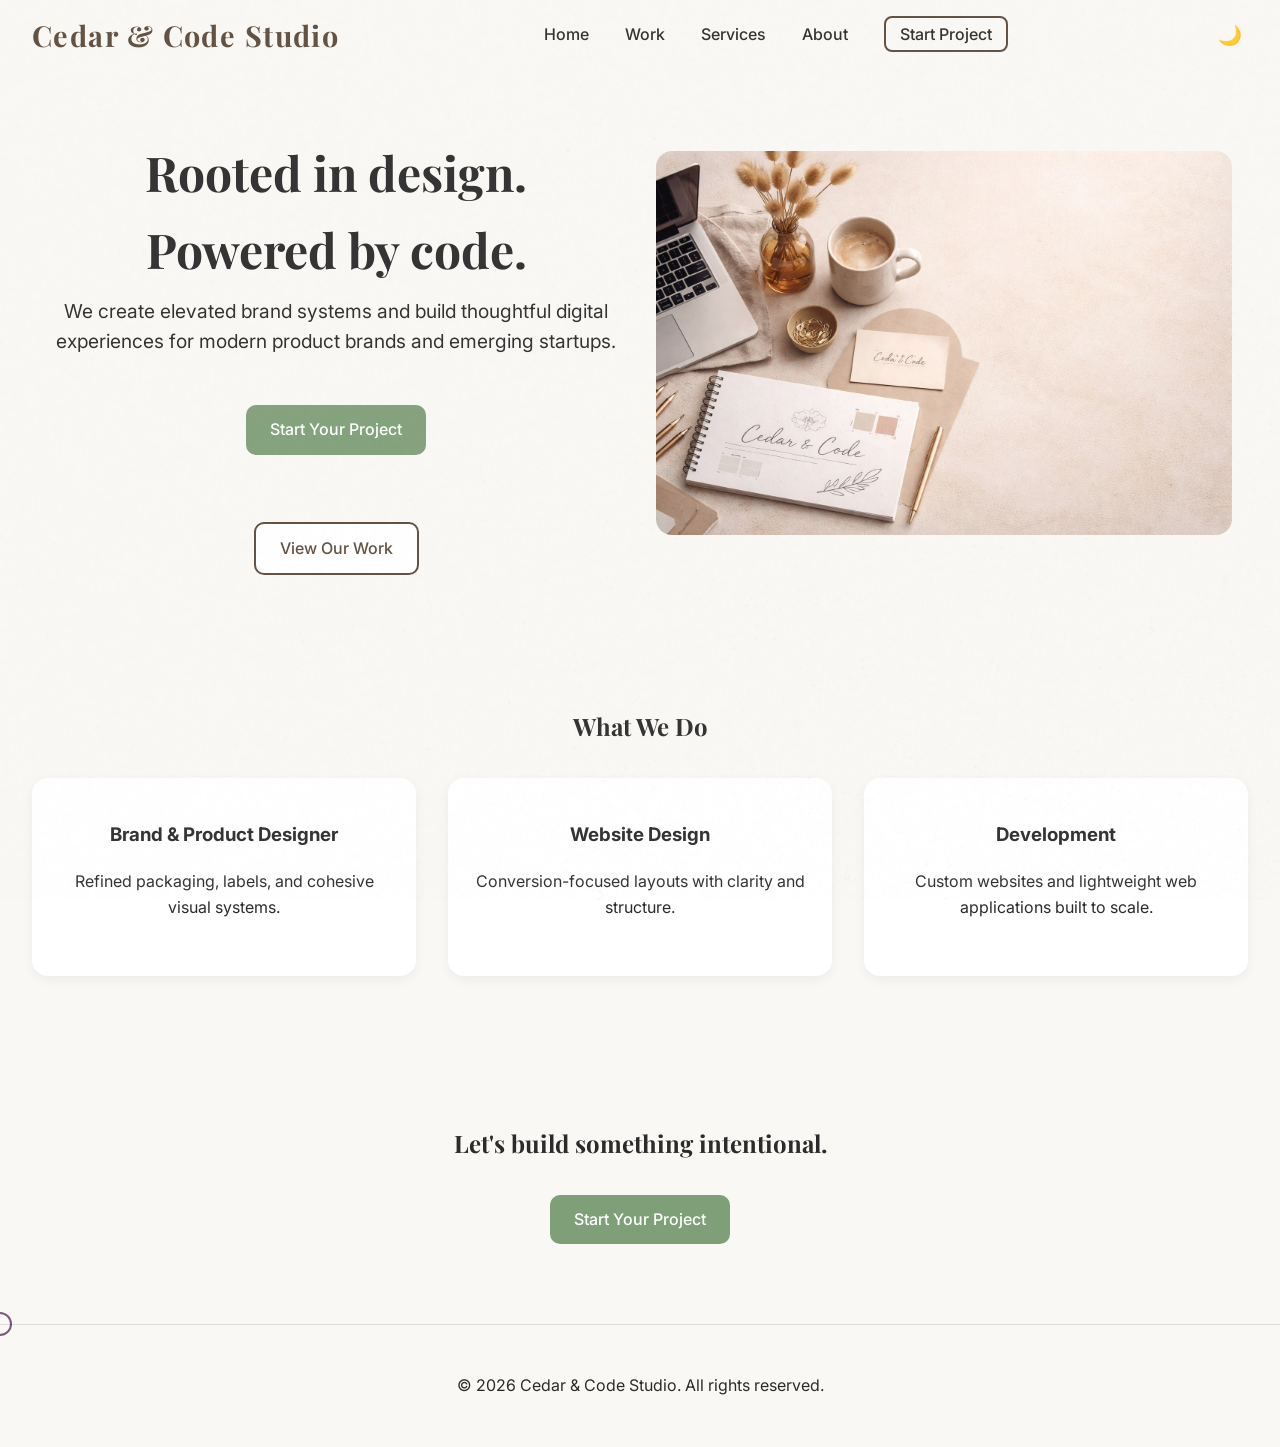
<file: index.html>
<!DOCTYPE html>
<html lang="en">
<head>
    <!-- META -->
    <meta charset="UTF-8">
    <meta name="viewport" content="width=device-width, initial-scale=1.0">
    <meta name="description" content="Cedar & Code Studio — boutique creative-tech studio creating elevated brand systems and thoughtful digital experiences.">

    <!-- TITLE -->
    <title>Cedar & Code Studio</title>

    <!-- FAVICONS -->
    <link rel="icon" type="image/x-icon" href="assets/favicon.ico">
    <link rel="icon" type="image/png" sizes="32x32" href="assets/favicon-32x32.png">
    <link rel="icon" type="image/png" sizes="16x16" href="assets/favicon-16x16.png">
    <link rel="apple-touch-icon" sizes="180x180" href="assets/apple-touch-icon.png">

    <!-- FONTS -->
    <link href="https://fonts.googleapis.com/css2?family=Playfair+Display:wght@500;700&family=Inter:wght@400;500&display=swap" rel="stylesheet">

    <!-- CSS -->
    <link rel="stylesheet" href="css/styles.css">
</head>
<body>
    <div class="grain-overlay"></div>
    <header class="container">
    <div class="logo">
    Cedar & Code Studio
    </div>

    <!-- Desktop nav -->
    <nav class="desktop-nav">
        <a href="index.html">Home</a>
        <a href="work.html">Work</a>
        <a href="services.html">Services</a>
        <a href="about.html">About</a>
        <a href="contact.html" class="btn-outline">Start Project</a>
    </nav>

    <!-- Hamburger button for mobile -->
    <button id="mobile-toggle">☰</button>

    <!-- Mobile nav -->
    <nav id="mobile-nav">
        <a href="index.html">Home</a>
        <a href="work.html">Work</a>
        <a href="services.html">Services</a>
        <a href="about.html">About</a>
        <a href="contact.html" class="btn-outline">Start Project</a>
    </nav>

    <button id="theme-toggle">🌙</button>
</header>

    <section class="hero container">
        <div class = "hero-text">
            <h1>
                Rooted in design. Powered by code.
            </h1>
            <p>
                We create elevated brand systems and build thoughtful digital experiences for modern product brands and emerging startups.
            </p>
            <div class="buttons">
                <a href="contact.html" class="btn-primary">Start Your Project</a>
                <br>
<br>
<br>

                <a href="work.html" class="btn-secondary">View Our Work</a>
            </div>
        </div>
        <div class="hero-image">
            <img src="assets/hero-image.jpeg" alt="Hero Image">
        </div>
    </section>
    

    <section class="services container">
        <h2>
            What We Do
        </h2>
        <div class="service-grid">
            <div>
                <h3>
                    Brand & Product Designer
                </h3>
                <p>
                    Refined packaging, labels, and cohesive visual systems.
                </p>
            </div>
            <div>
                <h3>
                    Website Design
                </h3>
                <p>
                    Conversion-focused layouts with clarity and structure.
                </p>
            </div>
            <div>
                <h3>
                    Development
                </h3>
                <p>
                    Custom websites and lightweight web applications built to scale.
                </p>
            </div>
        </div>
    </section>

    
    <section class="cta">
        <h2>
            Let's build something intentional.
        </h2>
        <a href="contact.html" class="btn-primary">Start Your Project</a>
    </section>
<div class="cursor"></div>
    
<footer>
    <p>
        © 2026 Cedar & Code Studio. All rights reserved.
    </p>
</footer>
<script src="js/main.js"></script>
</body>
</html>
</file>
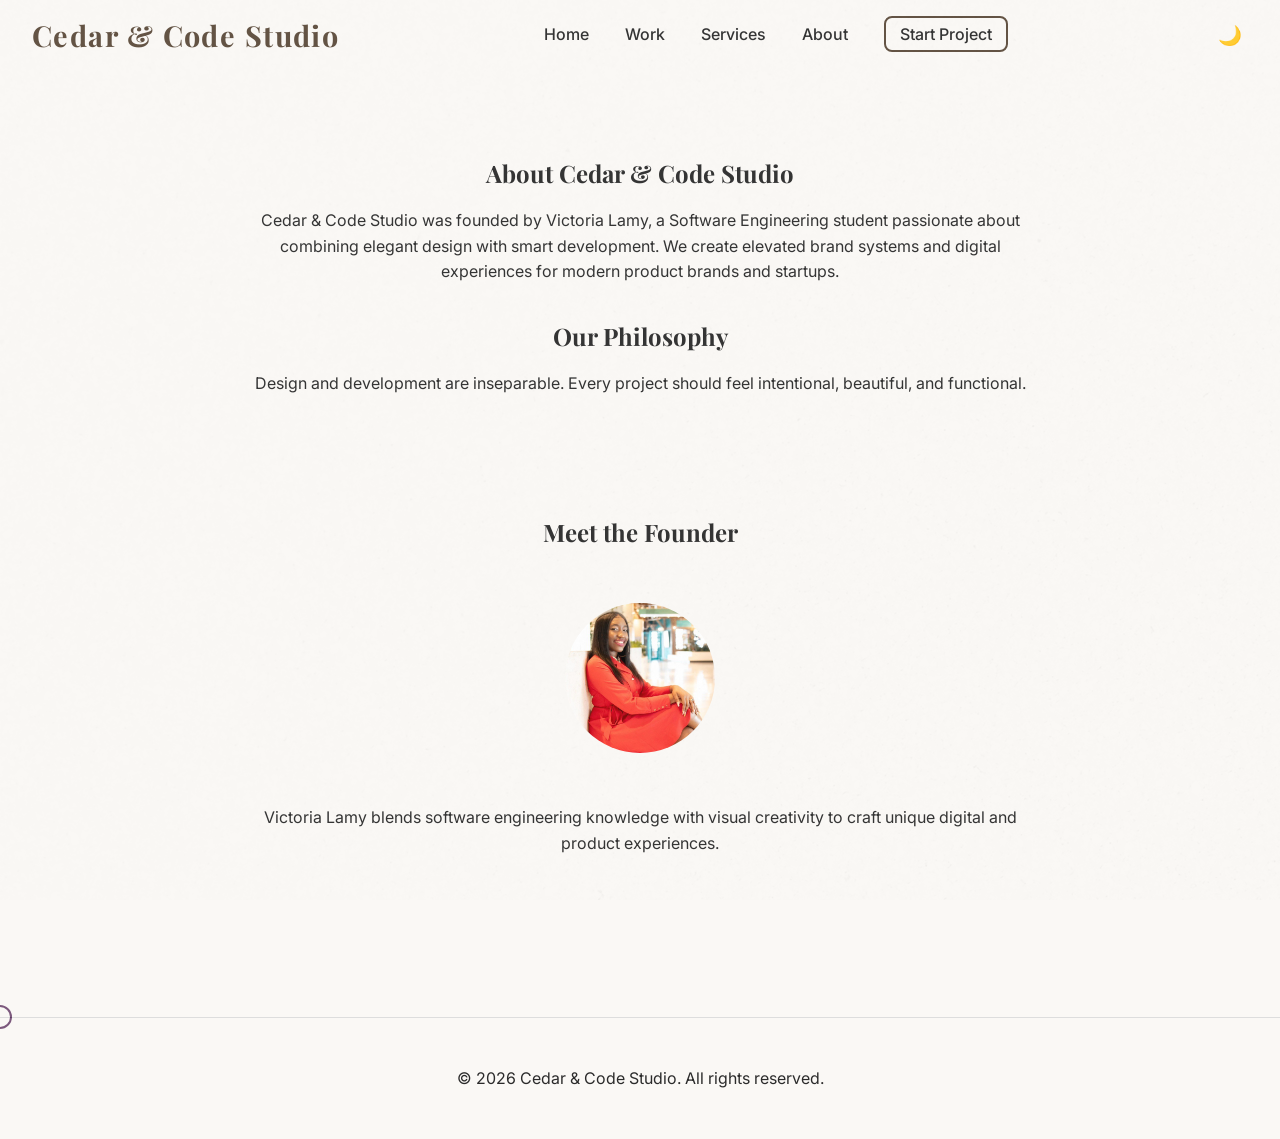
<file: about.html>
<!DOCTYPE html>
<html lang="en">
<head>
    <!-- META -->
    <meta charset="UTF-8">
    <meta name="viewport" content="width=device-width, initial-scale=1.0">
    <meta name="description" content="Cedar & Code Studio — boutique creative-tech studio creating elevated brand systems and thoughtful digital experiences.">

    <!-- TITLE -->
    <title>Cedar & Code Studio</title>

    <!-- FAVICONS -->
    <link rel="icon" type="image/x-icon" href="assets/favicon.ico">
    <link rel="icon" type="image/png" sizes="32x32" href="assets/favicon-32x32.png">
    <link rel="icon" type="image/png" sizes="16x16" href="assets/favicon-16x16.png">
    <link rel="apple-touch-icon" sizes="180x180" href="assets/apple-touch-icon.png">

    <!-- FONTS -->
    <link href="https://fonts.googleapis.com/css2?family=Playfair+Display:wght@500;700&family=Inter:wght@400;500&display=swap" rel="stylesheet">

    <!-- CSS -->
    <link rel="stylesheet" href="css/styles.css">
</head>

<body>
    <div class="grain-overlay"></div>
<header class="container">
    <div class="logo">Cedar & Code Studio</div>

    <nav class="desktop-nav">
        <a href="index.html">Home</a>
        <a href="work.html">Work</a>
        <a href="services.html">Services</a>
        <a href="about.html">About</a>
        <a href="contact.html" class="btn-outline">Start Project</a>
    </nav>

    <button id="mobile-toggle">☰</button>

    <nav id="mobile-nav">
        <a href="index.html">Home</a>
        <a href="work.html">Work</a>
        <a href="services.html">Services</a>
        <a href="about.html">About</a>
        <a href="contact.html" class="btn-outline">Start Project</a>
    </nav>

    <button id="theme-toggle">🌙</button>
</header>
    <section class="about container fade-in">
        <h1>About Cedar & Code Studio</h1>
        <p>Cedar & Code Studio was founded by Victoria Lamy, a Software Engineering student passionate about combining elegant design with smart development. We create elevated brand systems and digital experiences for modern product brands and startups.</p>

        <h2>Our Philosophy</h2>
        <p>Design and development are inseparable. Every project should feel intentional, beautiful, and functional.</p>
            <section class="about container">
                    <h2>Meet the Founder</h2>
                    <div class="founder-wrapper">
                        <img src="assets/founder.jpeg" alt="Victoria Lamy" class="about-founder" style="border-radius:50%; width:150px; margin:20px 0;"> 
                    </div>
                
                <p>Victoria Lamy blends software engineering knowledge with visual creativity to craft unique digital and product experiences.</p>
            </section>
    
    </section>
    <div class="cursor"></div>
    <script src="js/main.js"></script>
    <footer>
    <p>
        © 2026 Cedar & Code Studio. All rights reserved.
    </p>
</footer>
</body>
</html>
</file>
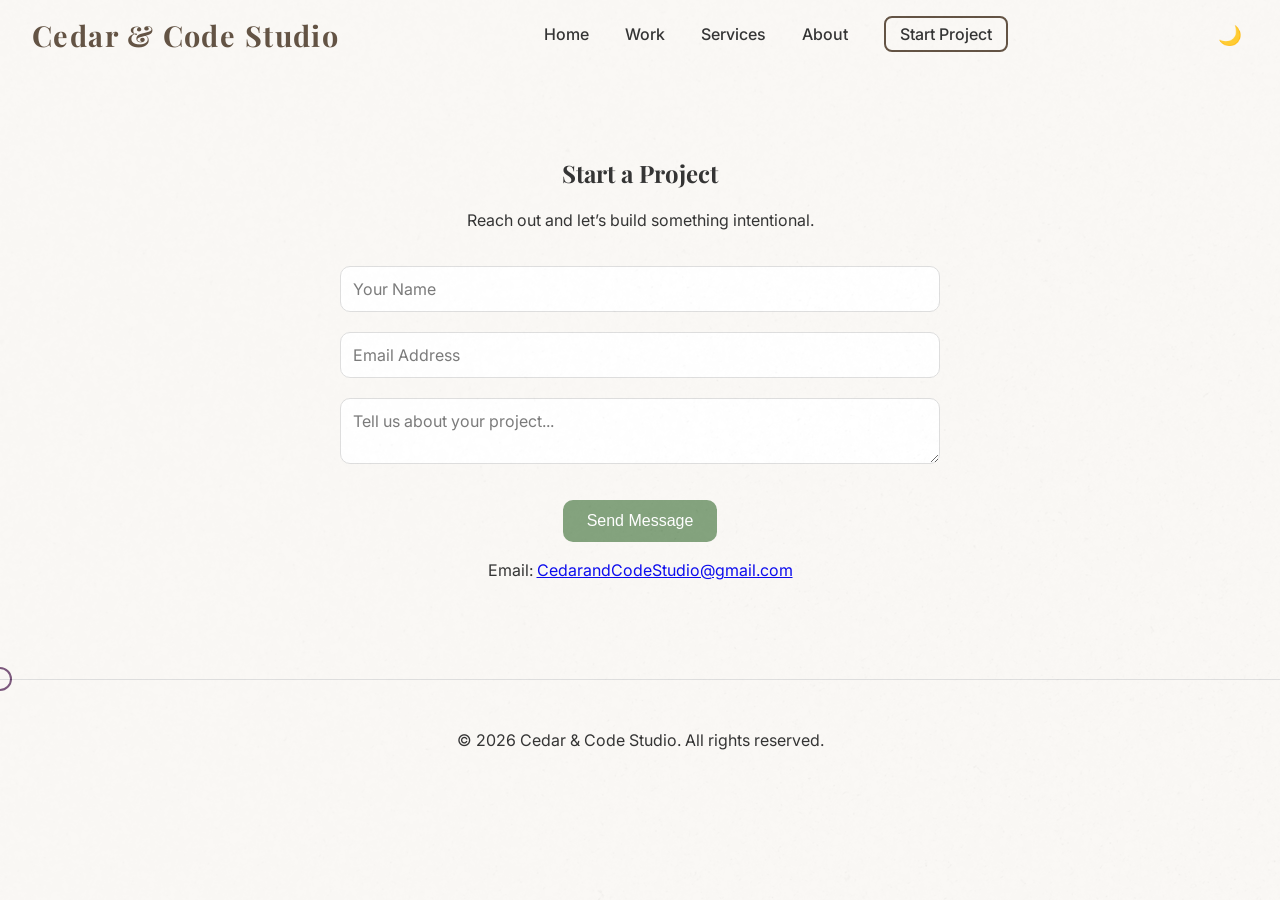
<file: contact.html>
<!DOCTYPE html>
<html lang="en">
<head>
    <!-- META -->
    <meta charset="UTF-8">
    <meta name="viewport" content="width=device-width, initial-scale=1.0">
    <meta name="description" content="Cedar & Code Studio — boutique creative-tech studio creating elevated brand systems and thoughtful digital experiences.">

    <!-- TITLE -->
    <title>Cedar & Code Studio</title>

    <!-- FAVICONS -->
    <link rel="icon" type="image/x-icon" href="assets/favicon.ico">
    <link rel="icon" type="image/png" sizes="32x32" href="assets/favicon-32x32.png">
    <link rel="icon" type="image/png" sizes="16x16" href="assets/favicon-16x16.png">
    <link rel="apple-touch-icon" sizes="180x180" href="assets/apple-touch-icon.png">

    <!-- FONTS -->
    <link href="https://fonts.googleapis.com/css2?family=Playfair+Display:wght@500;700&family=Inter:wght@400;500&display=swap" rel="stylesheet">

    <!-- CSS -->
    <link rel="stylesheet" href="css/styles.css">
</head>
<body>
    <div class="grain-overlay"></div>
<header class="container">
    <div class="logo">Cedar & Code Studio</div>

    <nav class="desktop-nav">
        <a href="index.html">Home</a>
        <a href="work.html">Work</a>
        <a href="services.html">Services</a>
        <a href="about.html">About</a>
        <a href="contact.html" class="btn-outline">Start Project</a>
    </nav>

    <button id="mobile-toggle">☰</button>

    <nav id="mobile-nav">
        <a href="index.html">Home</a>
        <a href="work.html">Work</a>
        <a href="services.html">Services</a>
        <a href="about.html">About</a>
        <a href="contact.html" class="btn-outline">Start Project</a>
    </nav>

    <button id="theme-toggle">🌙</button>
</header>

<section class="contact container fade-in">
    <h1>Start a Project</h1>
    <p>Reach out and let’s build something intentional.</p>

    <form action="#" method="POST">
        <input type="text" name="name" placeholder="Your Name" required>
        <input type="email" name="email" placeholder="Email Address" required>
        <textarea name="message" placeholder="Tell us about your project..." required></textarea>
        <button type="submit" class="btn-primary">Send Message</button>
    </form>

    <p>Email: <a href="mailto:cedarandcodestudio@gmail.com">CedarandCodeStudio@gmail.com</a></p>
</section>
<div class="cursor"></div>
<footer>
    <p>
        © 2026 Cedar & Code Studio. All rights reserved.
    </p>
</footer>
<script src="js/main.js"></script>
</body>
</html>
</file>
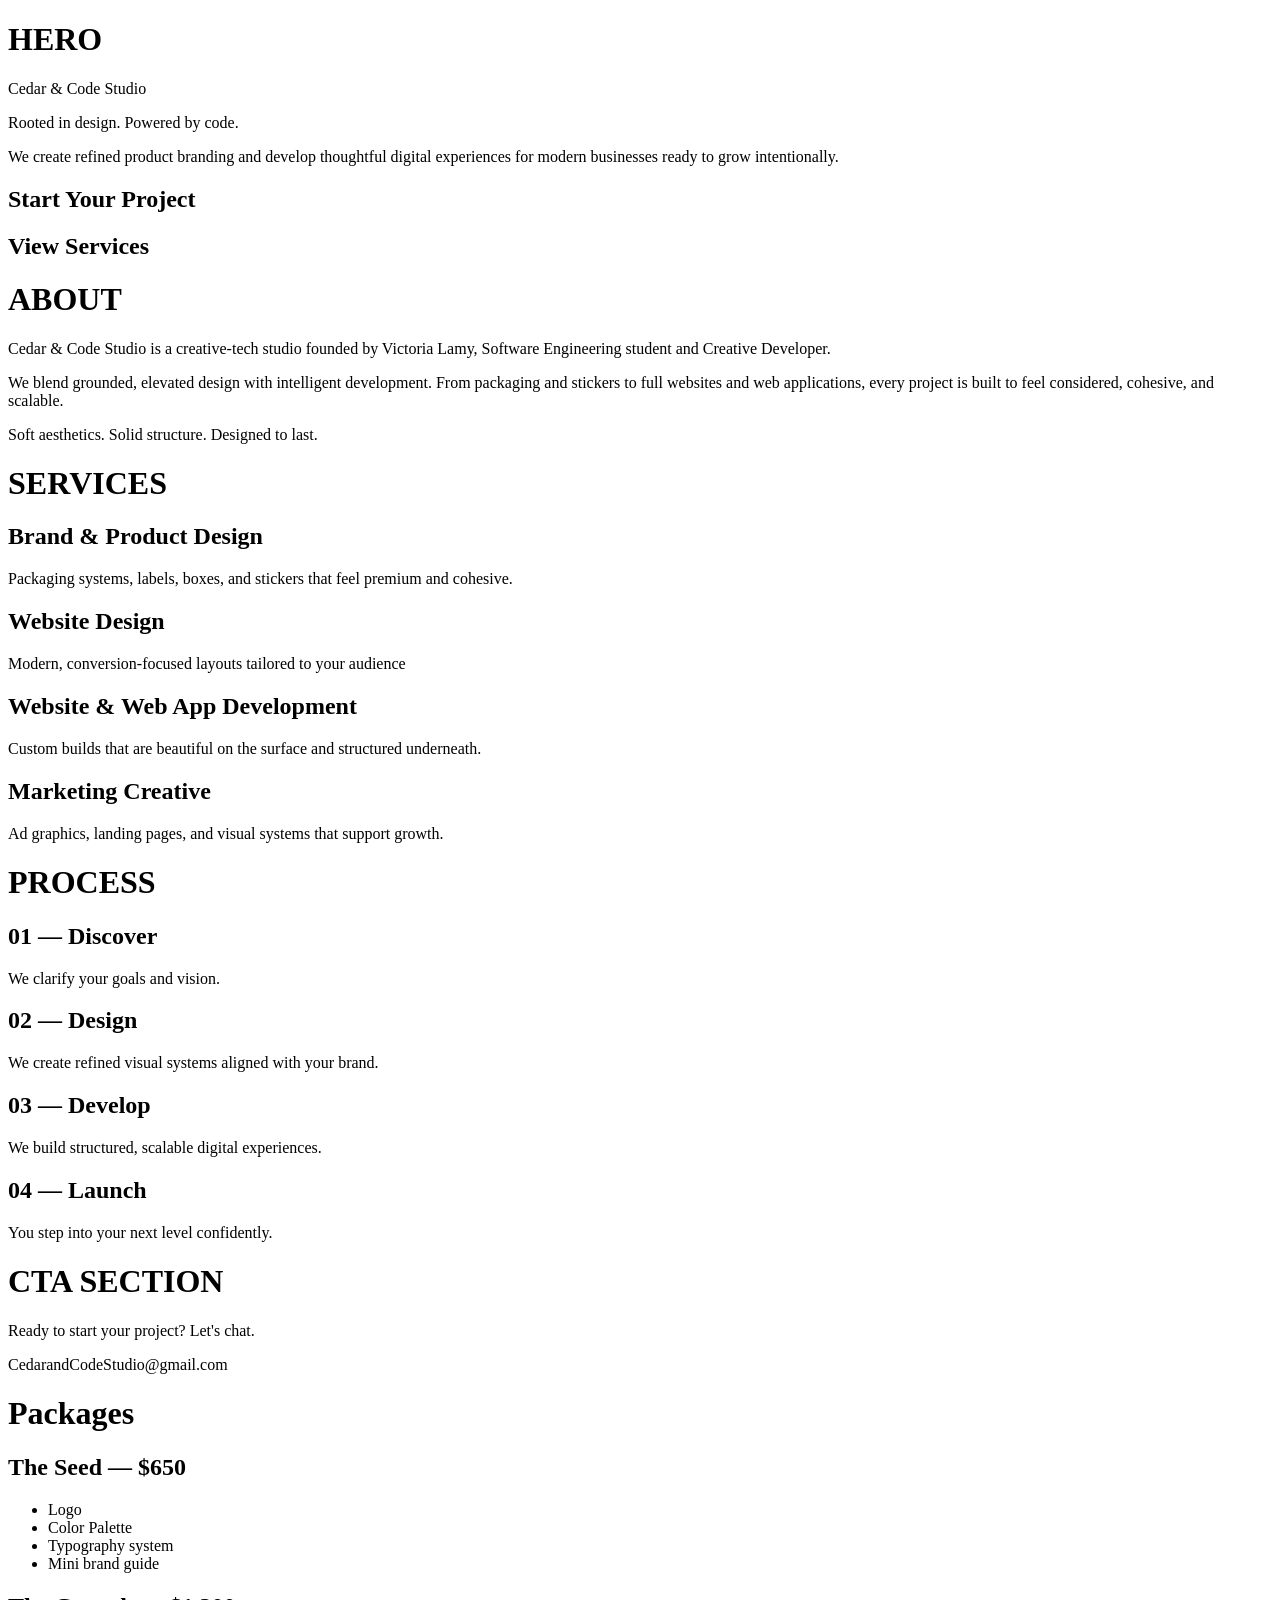
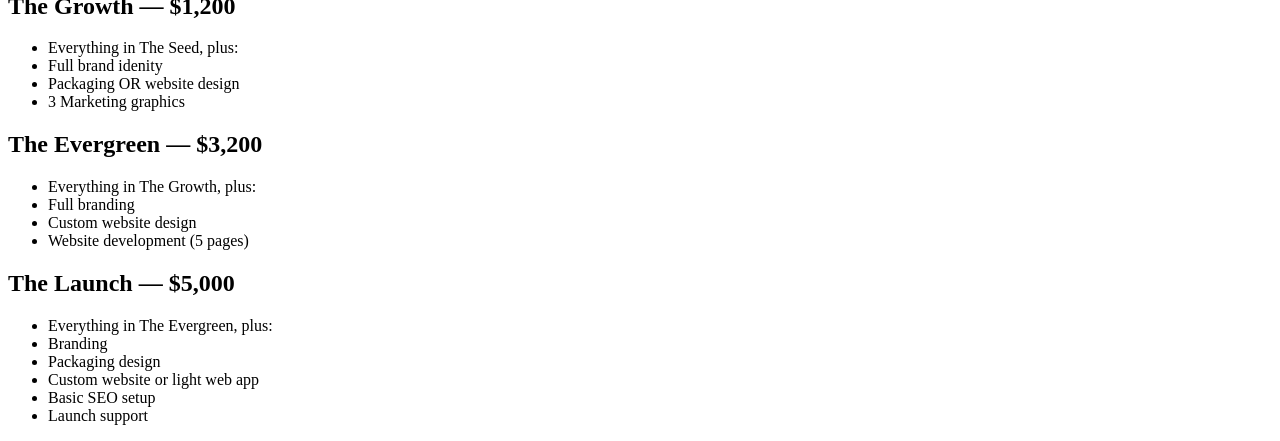
<file: home.html>
<!DOCTYPE html>
<html lang="en">
<head>
    <meta charset="UTF-8">
    <meta name="viewport" content="width=device-width, initial-scale=1.0">
    <title>Home</title>
</head>
<body>
    <div class = "navbar">
        <h1>
            HERO 
        </h1>
        <p>
            Cedar & Code Studio
        </p>
        <p>
            Rooted in design. Powered by code.
        </p>
        <p>
            We create refined product branding and develop thoughtful digital experiences for modern businesses ready to grow intentionally.
        </p>
        <h2>
            Start Your Project
        </h2>
        <h2>
            View Services
        </h2>
    </div>

    <div class = "about">
        <h1>
            ABOUT
        </h1>
        <p>
            Cedar & Code Studio is a creative-tech studio founded by Victoria Lamy, Software Engineering student and Creative Developer.
        </p>
        <p>
            We blend grounded, elevated design with intelligent development. From packaging and stickers to full websites and web applications, every project is built to feel considered, cohesive, and scalable. 
        </p>
        <p>
            Soft aesthetics. Solid structure. Designed to last.
        </p>
    </div>

    <div class = "services">
        <h1>
            SERVICES
        </h1>
        <h2>
            Brand & Product Design
        </h2>
        <p>
            Packaging systems, labels, boxes, and stickers that feel premium and cohesive.
        </p>
        <h2>
            Website Design
        </h2>
        <p>
            Modern, conversion-focused layouts tailored to your audience
        </p>
        <h2>
            Website & Web App Development
        </h2>
        <p>
            Custom builds that are beautiful on the surface and structured underneath.
        </p>
        <h2>
            Marketing Creative
        </h2>
        <p>
            Ad graphics, landing pages, and visual systems that support growth.
        </p>
    </div>

    <div class = "process">
        <h1>
            PROCESS
        </h1>
        
        <h2>
            01 — Discover
        </h2>

        <p>
            We clarify your goals and vision.
        </p>

        
        <h2>
            02 — Design
        </h2>

        <p>
            We create refined visual systems aligned with your brand.
        </p>

        
        <h2>
            03 — Develop
        </h2>

        <p>
            We build structured, scalable digital experiences.
        </p>

        
        <h2>
            04 — Launch
        </h2>

        <p>
            You step into your next level confidently.
        </p>
    </div>

    <div class = "cta">
        <h1>
            CTA SECTION
        </h1>
        <p>
            Ready to start your project? Let's chat.
        </p>
        <p>
            CedarandCodeStudio@gmail.com
        </p>
    </div>

    <div class = "packages">
        <h1>
            Packages
        </h1>

        <h2>
            The Seed — $650
        </h2>
        <p>
            <ul>
                <li>
                    Logo
                </li>
                <li>
                    Color Palette
                </li>
                <li>
                    Typography system
                </li>
                <li>
                    Mini brand guide
                </li>

            </ul>
        </p>
        <h2>
            The Growth — $1,200
        </h2>
        <p>
            <ul>
                <li>
                    Everything in The Seed, plus:
                </li>
                <li>
                    Full brand idenity
                </li>
                <li>
                    Packaging OR website design
                </li>
                <li>
                    3 Marketing graphics
                </li>
            </ul>
        </p>

        <h2>
            The Evergreen — $3,200
        </h2>
        <p>
            <ul>
                <li>
                    Everything in The Growth, plus:
                </li>
                <li>
                    Full branding
                </li>
                <li>
                    Custom website design
                </li>
                <li>
                    Website development (5 pages)
                </li>
            </ul>
        </p>

        <h2>
            The Launch — $5,000
        </h2>
        <p>
            <ul>
                <li>
                    Everything in The Evergreen, plus:
                </li>
                <li>
                    Branding
                </li>
                <li>
                    Packaging design
                </li>
                <li>
                    Custom website or light web app
                </li>
                <li>
                    Basic SEO setup
                </li>
                <li>
                    Launch support
                </li>
            </ul>
    </div>


</body>
</html>
</file>
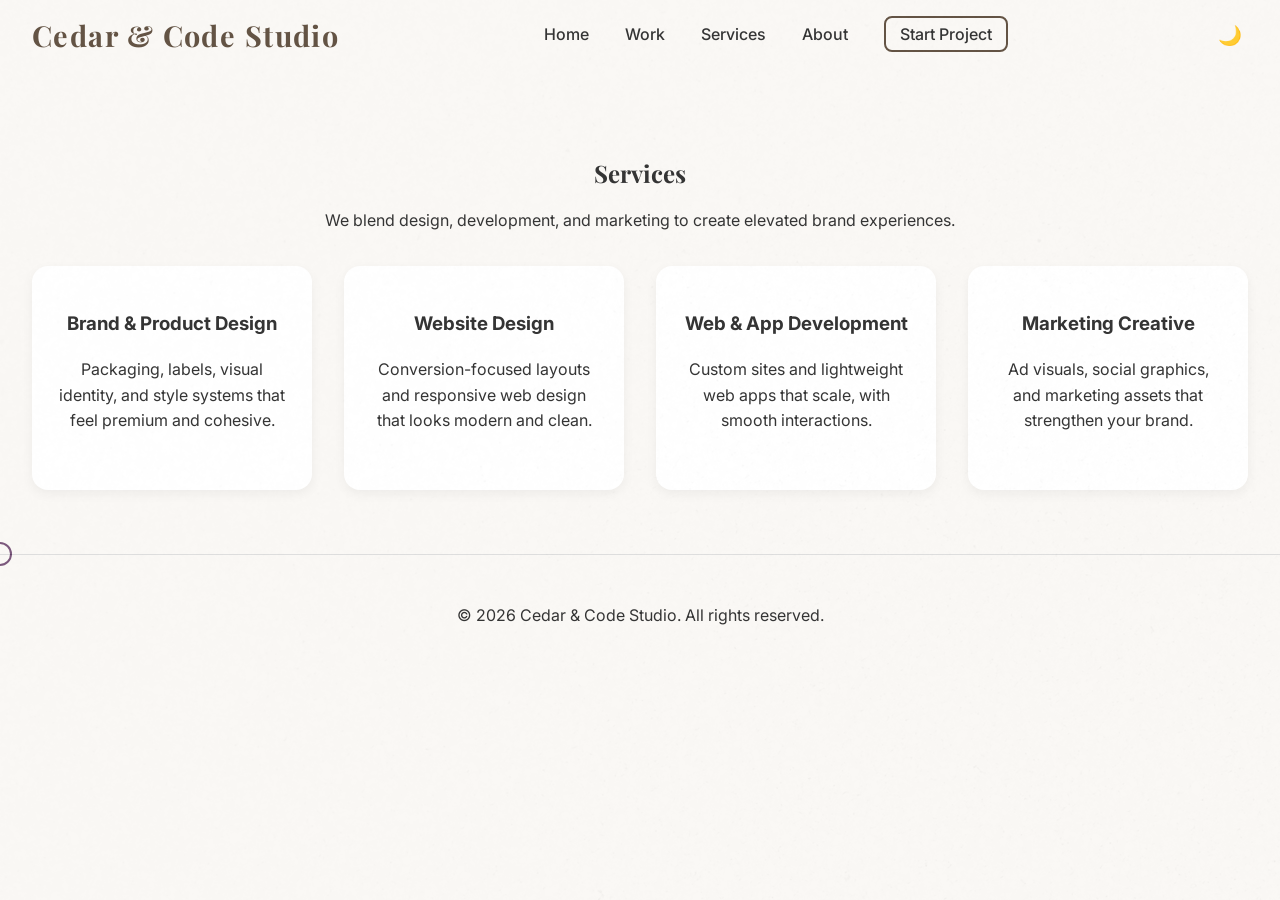
<file: services.html>
<!DOCTYPE html>
<html lang="en">
<head>
    <!-- META -->
    <meta charset="UTF-8">
    <meta name="viewport" content="width=device-width, initial-scale=1.0">
    <meta name="description" content="Cedar & Code Studio — boutique creative-tech studio creating elevated brand systems and thoughtful digital experiences.">

    <!-- TITLE -->
    <title>Cedar & Code Studio</title>

    <!-- FAVICONS -->
    <link rel="icon" type="image/x-icon" href="assets/favicon.ico">
    <link rel="icon" type="image/png" sizes="32x32" href="assets/favicon-32x32.png">
    <link rel="icon" type="image/png" sizes="16x16" href="assets/favicon-16x16.png">
    <link rel="apple-touch-icon" sizes="180x180" href="assets/apple-touch-icon.png">

    <!-- FONTS -->
    <link href="https://fonts.googleapis.com/css2?family=Playfair+Display:wght@500;700&family=Inter:wght@400;500&display=swap" rel="stylesheet">

    <!-- CSS -->
    <link rel="stylesheet" href="css/styles.css">
</head>
<body>
    <div class="grain-overlay"></div>
<header class="container">
    <div class="logo">Cedar & Code Studio</div>

    <nav class="desktop-nav">
        <a href="index.html">Home</a>
        <a href="work.html">Work</a>
        <a href="services.html">Services</a>
        <a href="about.html">About</a>
        <a href="contact.html" class="btn-outline">Start Project</a>
    </nav>

    <button id="mobile-toggle">☰</button>

    <nav id="mobile-nav">
        <a href="index.html">Home</a>
        <a href="work.html">Work</a>
        <a href="services.html">Services</a>
        <a href="about.html">About</a>
        <a href="contact.html" class="btn-outline">Start Project</a>
    </nav>

    <button id="theme-toggle">🌙</button>
</header>
    <section class="services container fade-in">
    <h1>Services</h1>
    <p>We blend design, development, and marketing to create elevated brand experiences.</p>

        <div class="service-grid fade-in">
            <div>
            <h3>Brand & Product Design</h3>
            <p>Packaging, labels, visual identity, and style systems that feel premium and cohesive.</p>
            </div>
            <div>
            <h3>Website Design</h3>
            <p>Conversion-focused layouts and responsive web design that looks modern and clean.</p>
            </div>
            <div>
            <h3>Web & App Development</h3>
            <p>Custom sites and lightweight web apps that scale, with smooth interactions.</p>
            </div>
            <div>
            <h3>Marketing Creative</h3>
            <p>Ad visuals, social graphics, and marketing assets that strengthen your brand.</p>
            </div>
        </div>
    </section>
    <div class="cursor"></div>
    <footer>
    <p>
        © 2026 Cedar & Code Studio. All rights reserved.
    </p>
</footer>
    <script src="js/main.js"></script>
</body>
</html>
</file>
<file: css/styles.css>
/* =================================
   Variables & Fonts
================================= */
:root {
  --primary-color: #5C4B3B; /* warm earthy brown */
  --secondary-color: #D9C7B0; /* soft beige */
  --accent-color: #A48D7C; /* muted mid-tone */
  --text-color: #2B2B2B;
  --bg-color: #FAF8F5;
  --border: #DDD;
  --soft-green: #7e9f78; /* new soft green for buttons */

  --header-height: 70px;

  --body-font: 'Inter', sans-serif;
  --heading-font: 'Playfair Display', serif;
  --logo-font: 'Cormorant Garamond', serif; /* new logo font */
}

/* =================================
   Base Styles
================================= */
body {
  margin: 0;
  font-family: var(--body-font);
  background-color: var(--bg-color);
  color: var(--text-color);
  line-height: 1.6;
}

/* =================================
   Header & Nav
================================= */
header {
  display: flex;
  justify-content: space-between;
  align-items: center;
  padding: 0 2rem;
  height: var(--header-height);
  background-color: var(--bg-color);
  position: sticky;
  top: 0;
  z-index: 1000;
}

/* Logo font */
header .logo {
  font-family: var(--heading-font);
  font-size: 1.8rem;
  font-weight: 700;
  letter-spacing: 0.05em;
  color: var(--primary-color);
}

header .logo img {
  height: 50px;
  width: auto;
}

/* Desktop nav */
.desktop-nav a {
  margin: 0 1rem;
  text-decoration: none;
  color: var(--text-color);
  font-weight: 500;
  transition: all 0.3s ease;
}

.desktop-nav a:hover {
  color: var(--primary-color);
}

/* Buttons in nav */
nav .btn-outline {
  border: 2px solid var(--primary-color);
  padding: 6px 14px;
  border-radius: 8px;
  transition: all 0.3s ease;
}

nav .btn-outline:hover {
  background-color: var(--soft-green);
  color: #fff;
}

/* Dark Mode Toggle Button */
#theme-toggle {
  background: none;
  border: none;
  font-size: 1.2rem;
  cursor: pointer;
}

/* =================================
   Mobile Nav & Hamburger
================================= */
#mobile-toggle {
  display: none;
  background: none;
  border: none;
  font-size: 1.5rem;
  cursor: pointer;
  z-index: 1002;
}

#mobile-nav {
  display: none;
  flex-direction: column;
  background-color: var(--bg-color);
  position: absolute;
  top: var(--header-height);
  right: 0;
  width: 200px;
  border-left: 1px solid var(--border);
  border-bottom: 1px solid var(--border);
  padding: 1rem;
  border-radius: 0 0 8px 8px;
  box-shadow: 0 4px 12px rgba(0,0,0,0.05);
  z-index: 1001;
}

#mobile-nav.active {
  display: flex;
}

#mobile-nav a {
  margin: 0.5rem 0;
  text-decoration: none;
  color: var(--text-color);
  font-weight: 500;
}

#mobile-nav a:hover {
  color: var(--primary-color);
}

/* =================================
   Hero Section
================================= */
.hero {
  display: flex;
  flex-wrap: wrap;
  align-items: center;
  justify-content: center;
  padding: 2rem;
  text-align: center;
}

.hero-text {
  flex: 1 1 400px;
  margin: 1rem;
}

.hero-image {
  flex: 1 1 400px;
  margin: 1rem;
}

.hero-image img {
  width: 100%;
  height: auto;
  border-radius: 16px;
  object-fit: cover;
}

.hero h1 {
  font-family: var(--heading-font);
  font-size: 3rem;
  margin: 1rem 0 0.5rem;
}

.hero p {
  font-size: 1.2rem;
}

/* Grain overlay */
.grain-overlay {
  position: fixed;
  top: 0;
  left: 0;
  width: 100%;
  height: 100%;
  pointer-events: none;
  background: url('../assets/grain.png');
  opacity: 0.05;
  z-index: 9999;
}

/* =================================
   Sections (Services, Work, About, Contact)
================================= */
section {
  padding: 4rem 2rem;
}

section h1, section h2 {
  font-family: var(--heading-font);
  margin-bottom: 1rem;
  text-align: center;
}

section p {
  max-width: 800px;
  margin: 0 auto 2rem;
  text-align: center;
}

/* Service Grid */
.service-grid {
  display: grid;
  grid-template-columns: repeat(auto-fit, minmax(280px, 1fr));
  gap: 2rem;
  margin-top: 2rem;
}

.service-grid div {
  background-color: #fff;
  padding: 1.5rem;
  border-radius: 16px;
  box-shadow: 0 4px 12px rgba(0,0,0,0.05);
  text-align: center;
}

/* Work Grid */
.work-grid {
  display: grid;
  grid-template-columns: repeat(auto-fit, minmax(280px, 1fr));
  gap: 2rem;
  margin-top: 2rem;
}

.case-study img {
  width: 100%;
  border-radius: 16px;
  object-fit: cover;
}

/* Contact Form */
.contact form {
  display: flex;
  flex-direction: column;
  gap: 20px;
  max-width: 600px;
  margin: 0 auto;
}

.contact input,
.contact textarea {
  padding: 12px;
  border-radius: 10px;
  border: 1px solid var(--border);
  font-family: var(--body-font);
  font-size: 1rem;
  resize: vertical;
}

.contact button {
  align-self: center; /* centered */
  background-color: var(--soft-green); /* soft green */
  color: #fff;
  border: none;
  padding: 12px 24px;
  border-radius: 10px;
  cursor: pointer;
  font-size: 1rem;
  font-weight: 500;
  transition: all 0.3s ease;
}

.contact button:hover {
  background-color: var(--accent-color);
}

/* =================================
   CTA Buttons
================================= */
.cta {
  text-align: center;
}

.btn-primary {
  background-color: var(--soft-green);
  color: #fff;
  padding: 12px 24px;
  border-radius: 10px;
  text-decoration: none;
  display: inline-block;
  font-weight: 500;
  transition: all 0.3s ease;
  margin: 1rem auto;
}

.btn-primary:hover {
  background-color: var(--accent-color);
  color: #fff;
}

.btn-secondary {
  background-color: #fff;
  color: var(--primary-color);
  border: 2px solid var(--primary-color);
  padding: 12px 24px;
  border-radius: 10px;
  text-decoration: none;
  display: inline-block;
  font-weight: 500;
  transition: all 0.3s ease;
}

.btn-secondary:hover {
  background-color: var(--soft-green);
  color: #fff;
}

/* =================================
   Footer
================================= */
footer {
  text-align: center;
  padding: 2rem;
  background-color: var(--bg-color);
  border-top: 1px solid var(--border);
}

/* =================================
   Animations
================================= */
.fade-in {
  opacity: 0;
  transform: translateY(20px);
  animation: fadeInUp 1s forwards;
  animation-delay: 0.2s;
}

@keyframes fadeInUp {
  to {
    opacity: 1;
    transform: translateY(0);
  }
}

/* =================================
   Dark Mode
================================= */
body.dark-mode {
  background-color: #2B2B2B;
  color: #FAF8F5;
}

body.dark-mode nav a,
body.dark-mode #mobile-nav a {
  color: #FAF8F5;
}

body.dark-mode nav .btn-outline {
  border-color: #FAF8F5;
}

body.dark-mode nav .btn-outline:hover {
  background-color: var(--soft-green);
  color: #2B2B2B;
}

body.dark-mode header {
  background-color: #333;
}

body.dark-mode section,
body.dark-mode section p,
body.dark-mode section h2,
body.dark-mode section h3 {
  color: #FAF8F5;
}

body.dark-mode .service-grid div {
  background-color: #3B3B3B;
}

/* =================================
   Responsive / Mobile
================================= */
@media screen and (max-width: 768px) {
  header {
    flex-direction: column;
    height: auto;
    padding: 1rem;
  }
  
  nav.desktop-nav {
    display: none;
  }
  
  #mobile-toggle {
    display: block;
    margin-top: 0.5rem;
  }
  
  #mobile-nav a {
    margin: 0.5rem 0;
  }
  
  .hero h1 {
    font-size: 2rem;
  }
  
  .hero p {
    font-size: 1rem;
  }

  .service-grid, .work-grid {
    grid-template-columns: 1fr;
  }
  
  .contact button {
    width: 100%;
  }
}

@media screen and (max-width: 480px) {
  .hero h1 {
    font-size: 1.6rem;
  }
  .hero p {
    font-size: 0.95rem;
  }
}
/* Footer dark mode */
body.dark-mode footer {
  background-color: #1E1E1E; /* slightly darker than page */
  color: #FAF8F5; /* light text for readability */
  border-top: 1px solid #444;
}

body.dark-mode footer a {
  color: #FAF8F5; /* if you have links in footer */
}

body.dark-mode footer a:hover {
  color: var(--soft-green);
}
/* Wrapper to center the founder image */
.founder-wrapper {
  display: flex;
  justify-content: center; /* horizontally center */
  align-items: center;     /* vertically center if needed */
  margin: 2rem 0;
}

/* Founder image */
.about-founder {
  max-width: 350px;  /* bigger size */
  width: 100%;       /* scales on smaller screens */
  border-radius: 50%; /* optional circular look */
  object-fit: cover;  /* maintain aspect ratio */
  display: block;    /* ensures no inline alignment issues */
}

/* Nav link underline effect */
nav a {
  position: relative; /* needed for pseudo-element */
  text-decoration: none;
  color: var(--text-color);
  font-weight: 500;
  transition: color 0.3s ease;
}

/* Create the underline */
nav a::after {
  content: '';
  position: absolute;
  left: 0;
  bottom: -3px; /* space below text */
  width: 0%;
  height: 2px;
  background-color: var(--soft-green); /* underline color */
  transition: width 0.4s ease;
}

/* On hover, expand the underline */
nav a:hover::after,
nav a:focus::after {
  width: 100%;
}

/* Optional: subtle color fade on hover */
nav a:hover {
  color: var(--soft-green);
}

/* Ensure the container uses full width and centers content */
.about .founder-wrapper {
  display: flex;
  justify-content: center;  /* horizontal centering */
  width: 100%;              /* make sure it fills the container */
  margin: 2rem 0;           /* spacing above and below */
}

/* Founder image */
.about-founder {
  max-width: 450px;     /* slightly bigger */
  width: 100%;          /* responsive scaling */
  display: block;       /* remove inline alignment issues */
  border-radius: 50%;   /* optional: soft circular look */
  object-fit: cover;    /* maintain aspect ratio */
}
/* Custom cursor */
.cursor {
  width: 20px;
  height: 20px;
  border: 2px solid var(--soft-green);
  border-radius: 50%;
  position: fixed;
  pointer-events: none;
  transform: translate(-50%, -50%);
  transition: transform 0.1s ease, background-color 0.2s ease;
  z-index: 9999;
  mix-blend-mode: difference; /* optional: cool effect on light/dark bg */
}
</file>
